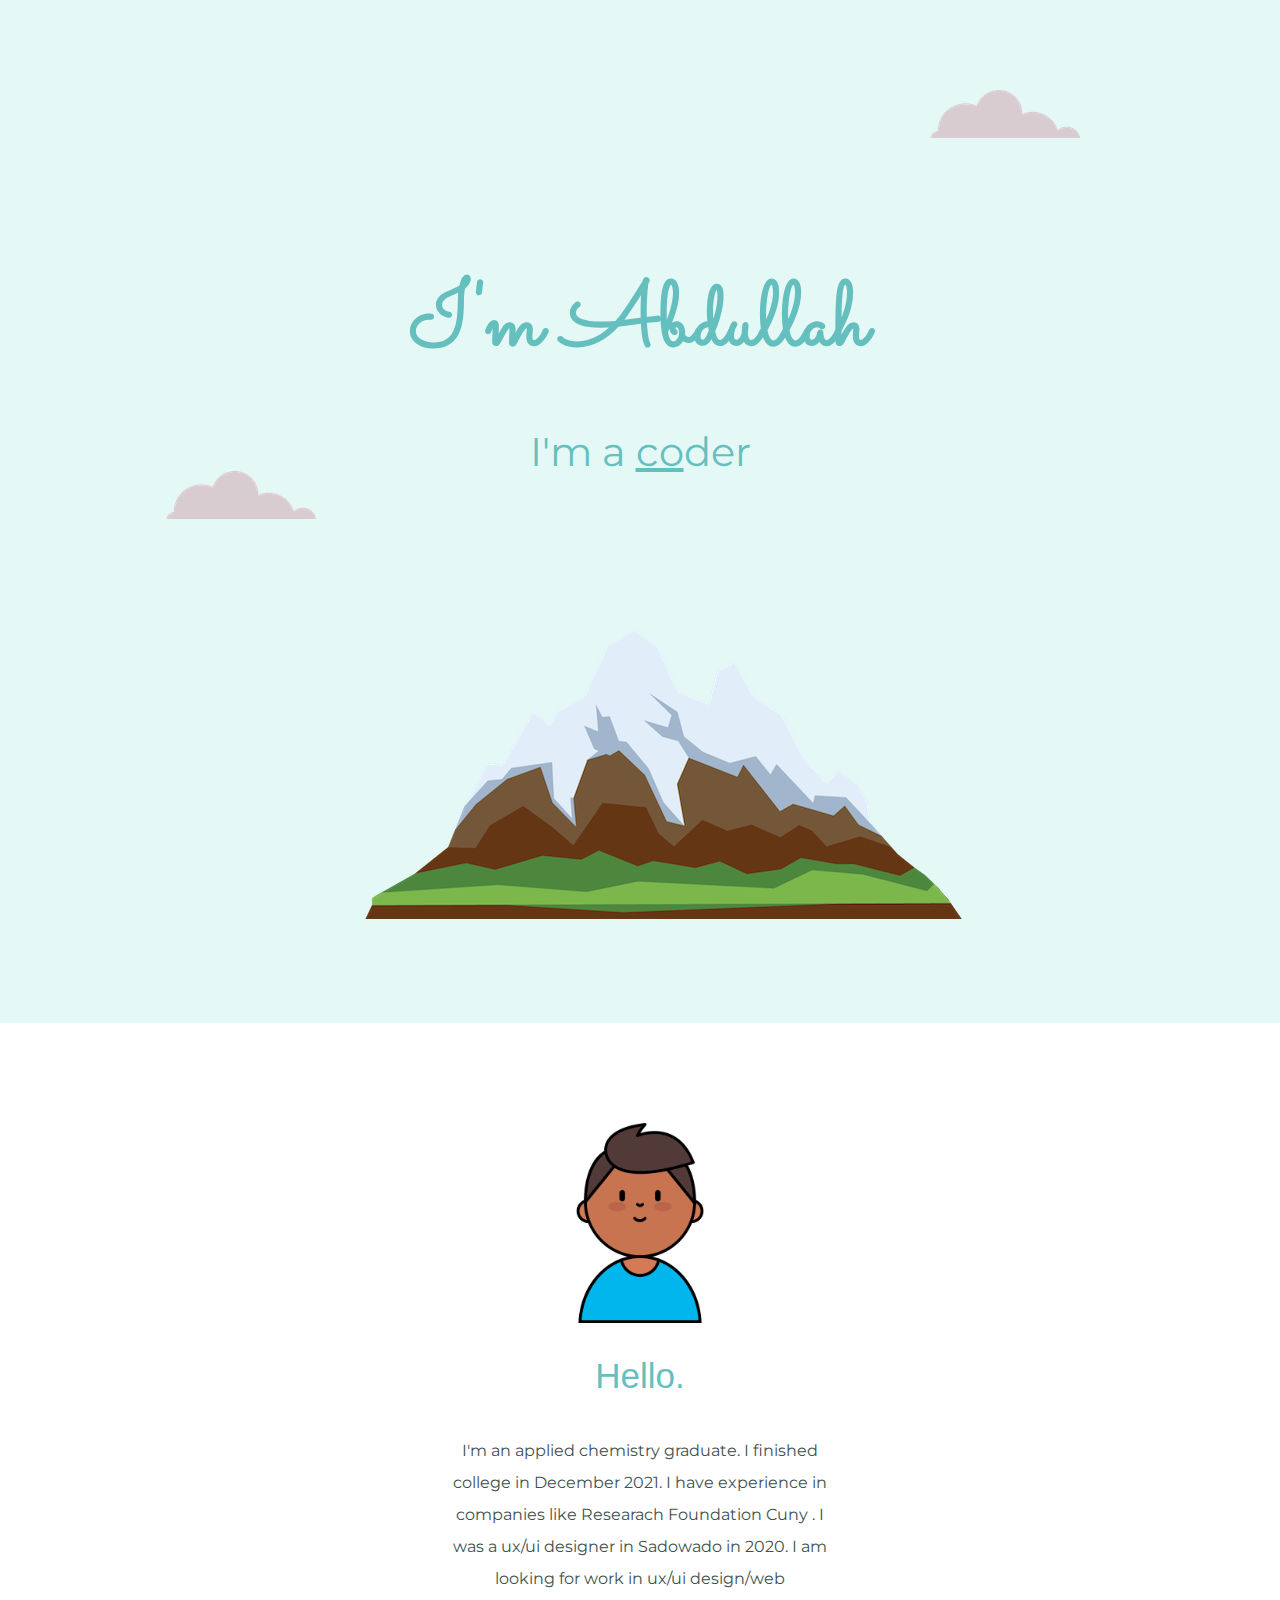
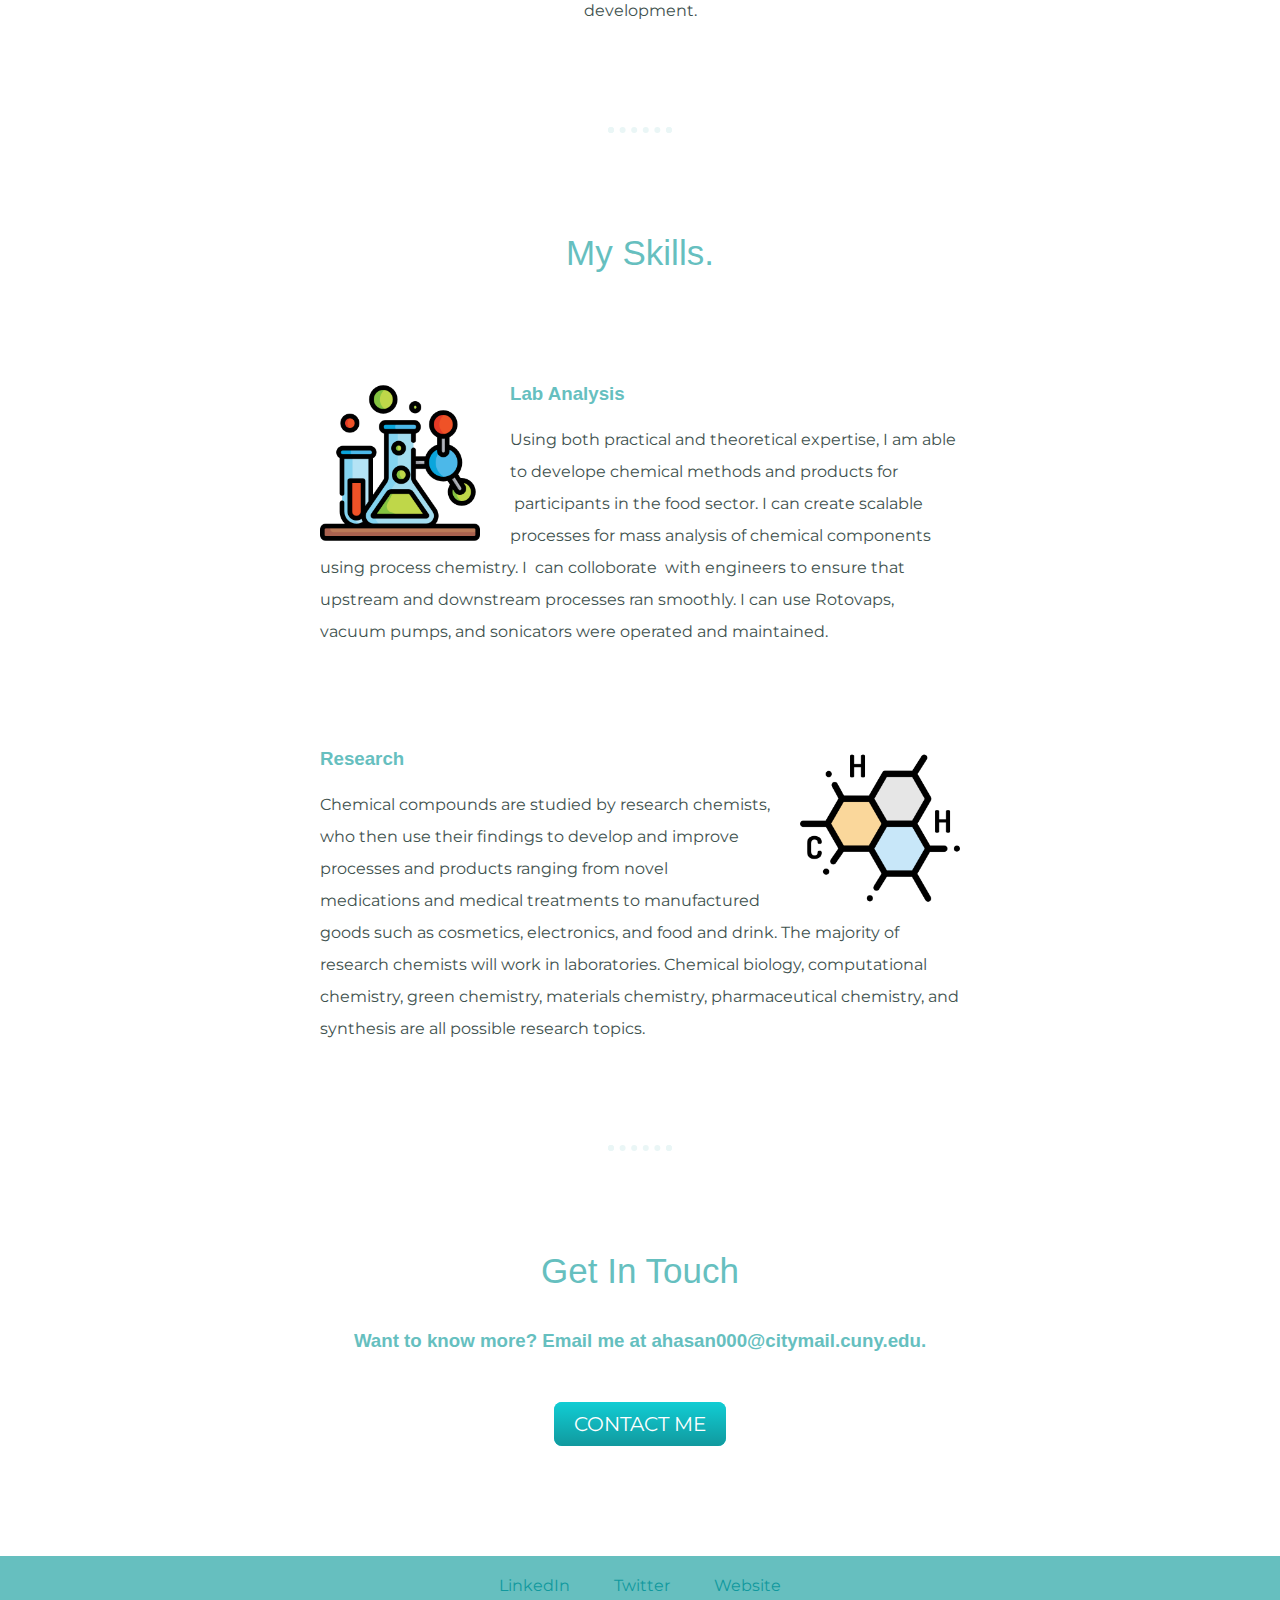
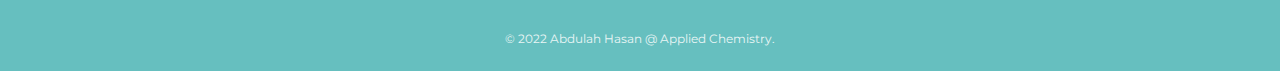
<file: index.html>
<!DOCTYPE html>
<html lang="en" dir="ltr">
  <head>
    <meta charset="utf-8">
    <title>Personal Website</title>
    <link rel="stylesheet" href="css/styles.css">
    <link rel="icon" href="images/favicon.ico">
    <link rel="preconnect" href="https://fonts.googleapis.com">
    <link rel="preconnect" href="https://fonts.gstatic.com" crossorigin>
    <link href="https://fonts.googleapis.com/css2?family=Montserrat:wght@600&family=Sacramento&display=swap" rel="stylesheet">
  </head>
  <body>
    <div class="firstcontainer">
      <img class = "clouds" src="images/cloud.png" alt="cloud-img" >

      <h1>  I'm Abdullah </h1>
      <div>


      <p class = "web-designer">
         I'm a <span class = "coder">

        co</span>der
      </p>
    </div>
      <img class = "mountain" src = "images/mountain.png" alt ="mountain-img" >
      <img class = "clouds2" src="images/cloud.png" alt="cloud-img" >


    </div>
    <div class="middlecontainer">
  <div class="profile">
<img class = "boy" src = "images/boy.png" >
    <h2 class = "hello">Hello.</h2>
    <p class = "ac">I'm an applied chemistry graduate. I finished college in December 2021. I have experience in companies like Researach Foundation Cuny . I was a ux/ui designer in Sadowado in 2020. I am looking for work in ux/ui design/web development. </p>
  <hr>
  <div class="skills">
    <h2 class = "myskills">My Skills.</h2>
    <div class="skill-row">
      <img class="lab" src="images/chemistry.png" alt="lab-skills">
      <h3>Lab Analysis</h3>
      <p >Using both practical and theoretical expertise, I am able to develope chemical methods and products for  participants in the food sector.

I can create scalable processes for mass analysis of chemical components using process chemistry.

I  can colloborate  with engineers to ensure that upstream and downstream processes ran smoothly.

I can use Rotovaps, vacuum pumps, and sonicators were operated and maintained.</p>
    </div>
    <div class="skill-row">
      <img class="Research" src="images/molecule.png" alt="">
      <h3>Research</h3>
      <p>Chemical compounds are studied by research chemists, who then use their findings to develop and improve processes and products ranging from novel medications and medical treatments to manufactured goods such as cosmetics, electronics, and food and drink. The majority of research chemists will work in laboratories. Chemical biology, computational chemistry, green chemistry, materials chemistry, pharmaceutical chemistry, and synthesis are all possible research topics.</p>
    </div>
  </div>
  <hr>

</div>
</div>


  <div class="contact-me">
    <h2>Get In Touch</h2>
    <h3>Want to know more? Email me at ahasan000@citymail.cuny.edu.</h3>
    <p class = "contact-message"></p>
    <a class="btn" href="mailto:ahasan000@citymail.cuny.edu">CONTACT ME</a>
  </div>

<div class = "thirdcontainer">





  <a class="footer-link" href="https://www.linkedin.com/">LinkedIn</a>
  <a class="footer-link" href="https://twitter.com/">Twitter</a>
  <a class="footer-link" href="https://ah1234567.github.io/Personal-Website/">Website</a>
  <p class = "Surname">© 2022 Abdulah Hasan @ Applied Chemistry.</p>

  </div>


  </body>
</html>
</file>
<file: css/styles.css>
div {
  text-align: center;

}

body {

  color:#40514E;
  text-align: center;
  margin-left: 0px;
  margin-top: 0px;
  margin-right: 0px;
  font-family: verdana, sans-serif;
}

.balloon-image {
    position: absolute;
    left: calc(50% - 70.5px);
    bottom: 400px;
    animation-name: balloon-animation;
    animation-duration: 2s;
    animation-iteration-count: infinite;
}

.web-designer {
  font-size: 40px;
  padding-bottom: 30px;
  COLOR: #66BFBF;
}

p {
  font-family: 'Montserrat', sans-serif;
}

h3 {color: #66BFBF;

}

h1 {
  padding-top: 30px;
  margin-top: 90px;
  font-family: 'Sacramento', cursive;
  font-size: 90px;
  position: relative;
  top: 40px;
  color:#66BFBF;
}

.firstcontainer {

  background-color:#E4F9F5;
    padding: 100px 0;
}

.clouds2 {
  position: relative;
  right: 700px;
  bottom: 400px;
}

.clouds {
  position: absolute;
  right: 200px;
  margin-top: 50px;
  top: 40px;
}
hr{
  border: dotted 6px;
  color: #EAF6F6;
border-bottom:none;
width: 4%;
margin: 100px auto;
}
.contact-message{
  width: 40%;
    margin: 40px auto 60px;
}

.mountain {
  position: relative;
  left: 100px;
}

.middlecontainer {
  margin: 100px 0;
}




a{
  color:#11999e;
  font-family: 'Montserrat', sans-serif;
  margin: 10px 20px;
  text-decoration: none;
}
.Surname{
  color: #EAF6F6;
  font-size: 0.75rem;
  padding: 20px 0;
}
a:hover{
  color:#EAF6F6;
}
p{
    line-height: 2.0;
}
.lab {
margin-right: 30px;
  width: 25%;
  float:left;

font-size:35px;

}

.Research {

margin-left: 30px;
  width: 25%;
  float:right;
  font-size:35px;
}
.skill-row{


  text-align:left;
  margin:auto;
  width: 50%;
  margin-top: 100px;
  margin-bottom: 100px auto 100px auto;
}
.myskills{
    color: #66BFBF;
}
.ac{
  width: 30%;
  margin:auto;
}

h2{font-weight:normal;
  color: #66BFBF;
  font-size:35px;
  padding-bottom: 10px;


}
.btn {
  background: #11cdd4;
  background-image: -webkit-linear-gradient(top, #11cdd4, #11999e);
  background-image: -moz-linear-gradient(top, #11cdd4, #11999e);
  background-image: -ms-linear-gradient(top, #11cdd4, #11999e);
  background-image: -o-linear-gradient(top, #11cdd4, #11999e);
  background-image: linear-gradient(to bottom, #11cdd4, #11999e);
  -webkit-border-radius: 8;
  -moz-border-radius: 8;
  border-radius: 8px;
  font-family: 'Montserrat', sans-serif;
  color: #ffffff;
  font-size: 20px;
  padding: 10px 20px 10px 20px;
  text-decoration: none;
}

.btn:hover {
  background: #30e3cb;
  background-image: -webkit-linear-gradient(top, #30e3cb, #2bc4ad);
  background-image: -moz-linear-gradient(top, #30e3cb, #2bc4ad);
  background-image: -ms-linear-gradient(top, #30e3cb, #2bc4ad);
  background-image: -o-linear-gradient(top, #30e3cb, #2bc4ad);
  background-image: linear-gradient(to bottom, #30e3cb, #2bc4ad);
  text-decoration: none;
}
.boy{
  height:200px;
  width: 200px;

}


.thirdcontainer{

    BACKGROUND-COLOR:   #66bfbf;

background-color: #66bfbf;
margin-bottom: -5px;

padding: 20px 0;
padding-bottom: 0px;

margin: 120px auto -7em;
}

.coder{

  text-decoration: underline;
}


.hello{
  color:#66BFBF;
}
</file>
